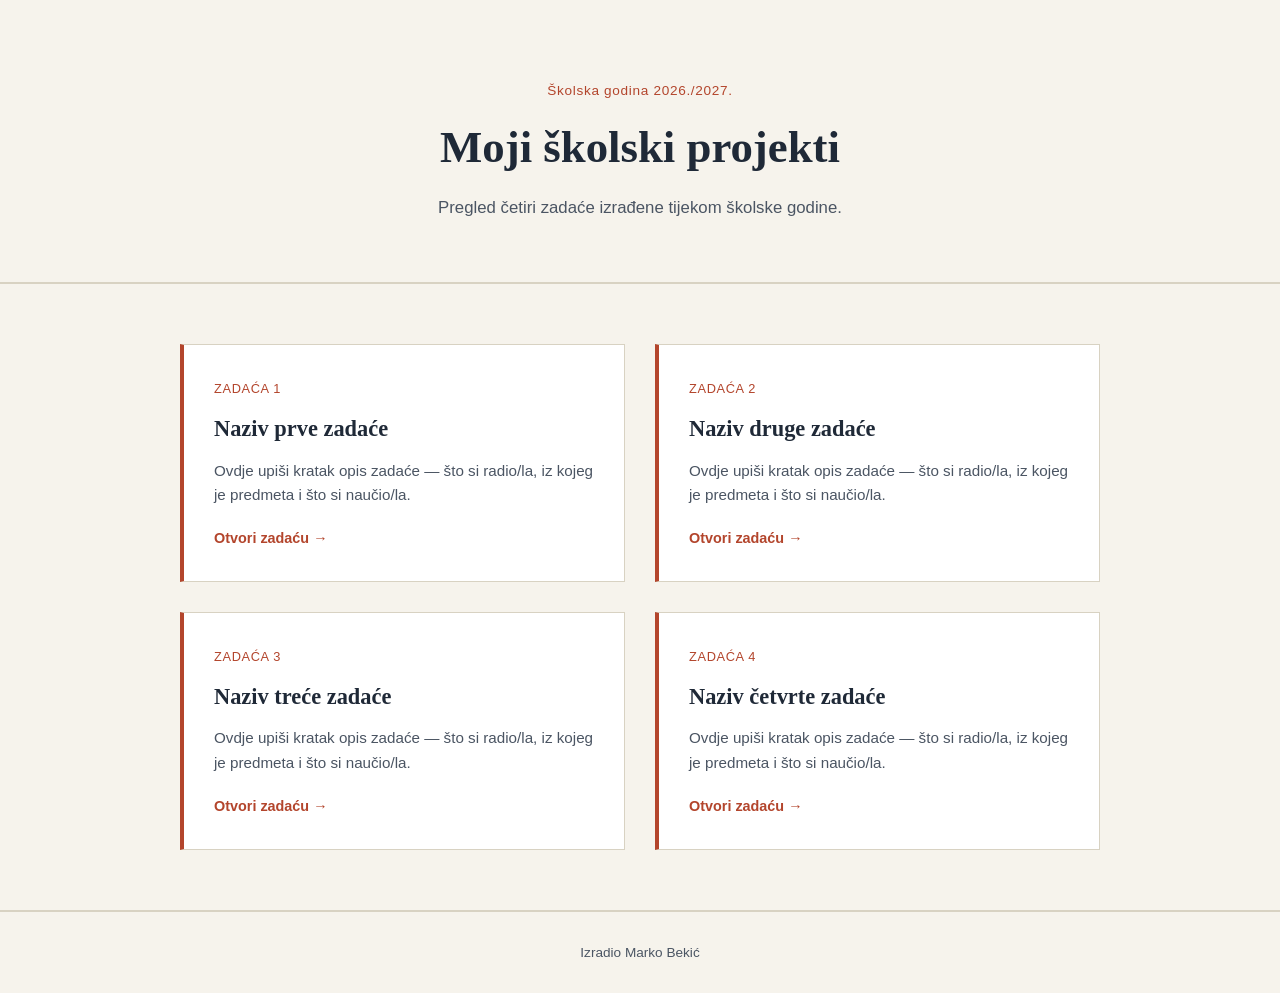
<file: index.html>
<!doctype html>
<html lang="hr">
  <head>
    <meta charset="UTF-8" />
    <meta name="viewport" content="width=device-width, initial-scale=1.0" />
    <title>Moji školski projekti</title>
    <link rel="stylesheet" href="style.css" />
  </head>
  <body>
    <header class="hero">
      <p class="hero-label">Školska godina 2026./2027.</p>
      <h1>Moji školski projekti</h1>
      <p class="hero-sub">
        Pregled četiri zadaće izrađene tijekom školske godine.
      </p>
    </header>

    <main class="zadace">
      <section class="kartica" id="zadaca-1">
        <span class="broj">Zadaća 1</span>
        <h2>Naziv prve zadaće</h2>
        <p>
          Ovdje upiši kratak opis zadaće — što si radio/la, iz kojeg je predmeta
          i što si naučio/la.
        </p>
        <a href="./zadace/zadaca1.html" class="link">Otvori zadaću →</a>
      </section>

      <section class="kartica" id="zadaca-2">
        <span class="broj">Zadaća 2</span>
        <h2>Naziv druge zadaće</h2>
        <p>
          Ovdje upiši kratak opis zadaće — što si radio/la, iz kojeg je predmeta
          i što si naučio/la.
        </p>
        <a href="#" class="link">Otvori zadaću →</a>
      </section>

      <section class="kartica" id="zadaca-3">
        <span class="broj">Zadaća 3</span>
        <h2>Naziv treće zadaće</h2>
        <p>
          Ovdje upiši kratak opis zadaće — što si radio/la, iz kojeg je predmeta
          i što si naučio/la.
        </p>
        <a href="#" class="link">Otvori zadaću →</a>
      </section>

      <section class="kartica" id="zadaca-4">
        <span class="broj">Zadaća 4</span>
        <h2>Naziv četvrte zadaće</h2>
        <p>
          Ovdje upiši kratak opis zadaće — što si radio/la, iz kojeg je predmeta
          i što si naučio/la.
        </p>
        <a href="#" class="link">Otvori zadaću →</a>
      </section>
    </main>

    <footer class="footer">
      <p>Izradio Marko Bekić</p>
    </footer>
  </body>
</html>
</file>
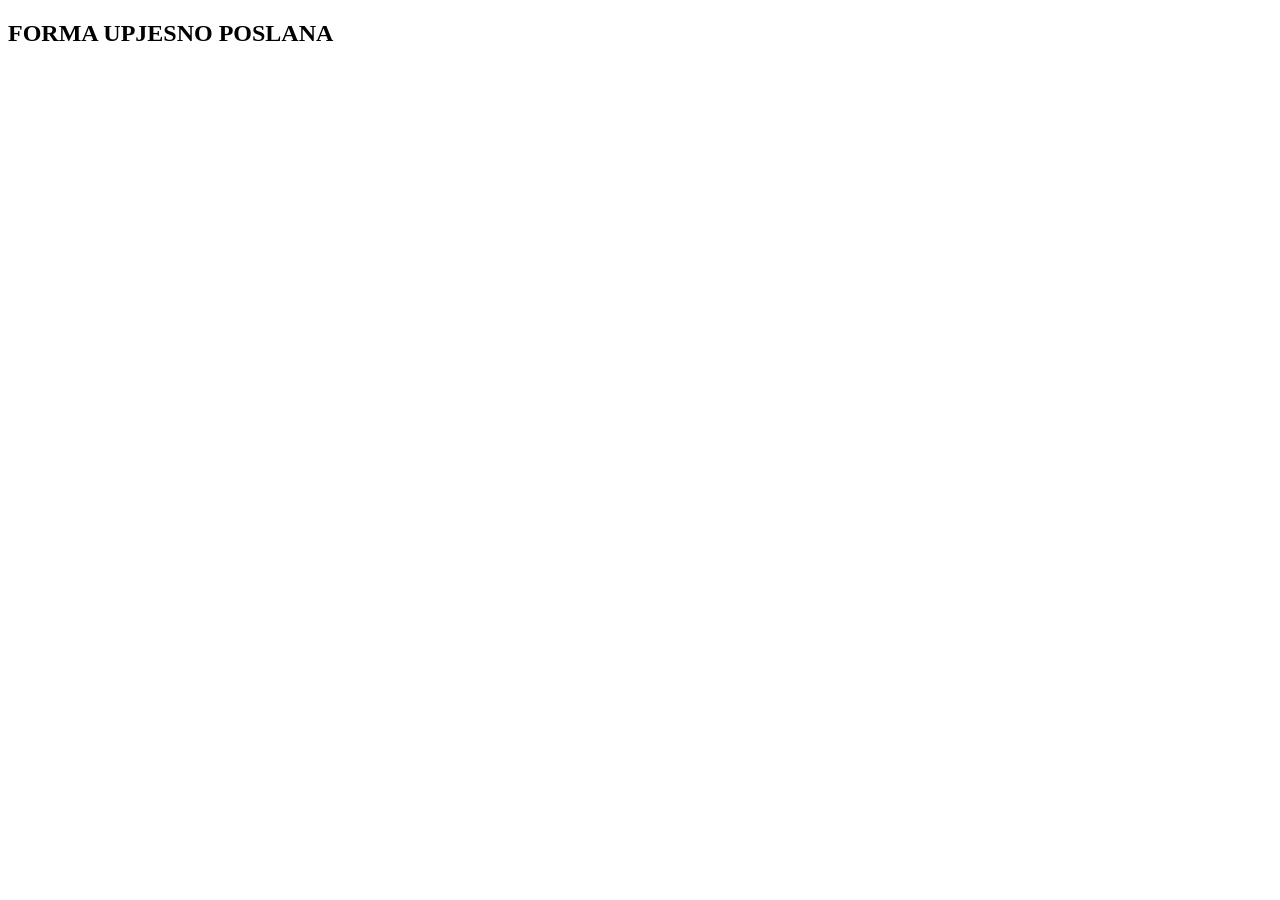
<file: forma.html>
<!DOCTYPE html>
<html lang="en">
<head>
    <meta charset="UTF-8">
    <meta name="viewport" content="width=device-width, initial-scale=1.0">
    <title>Document</title>
</head>
<body>
    <h2>FORMA UPJESNO POSLANA</h2>
    
</body>
</html>
</file>
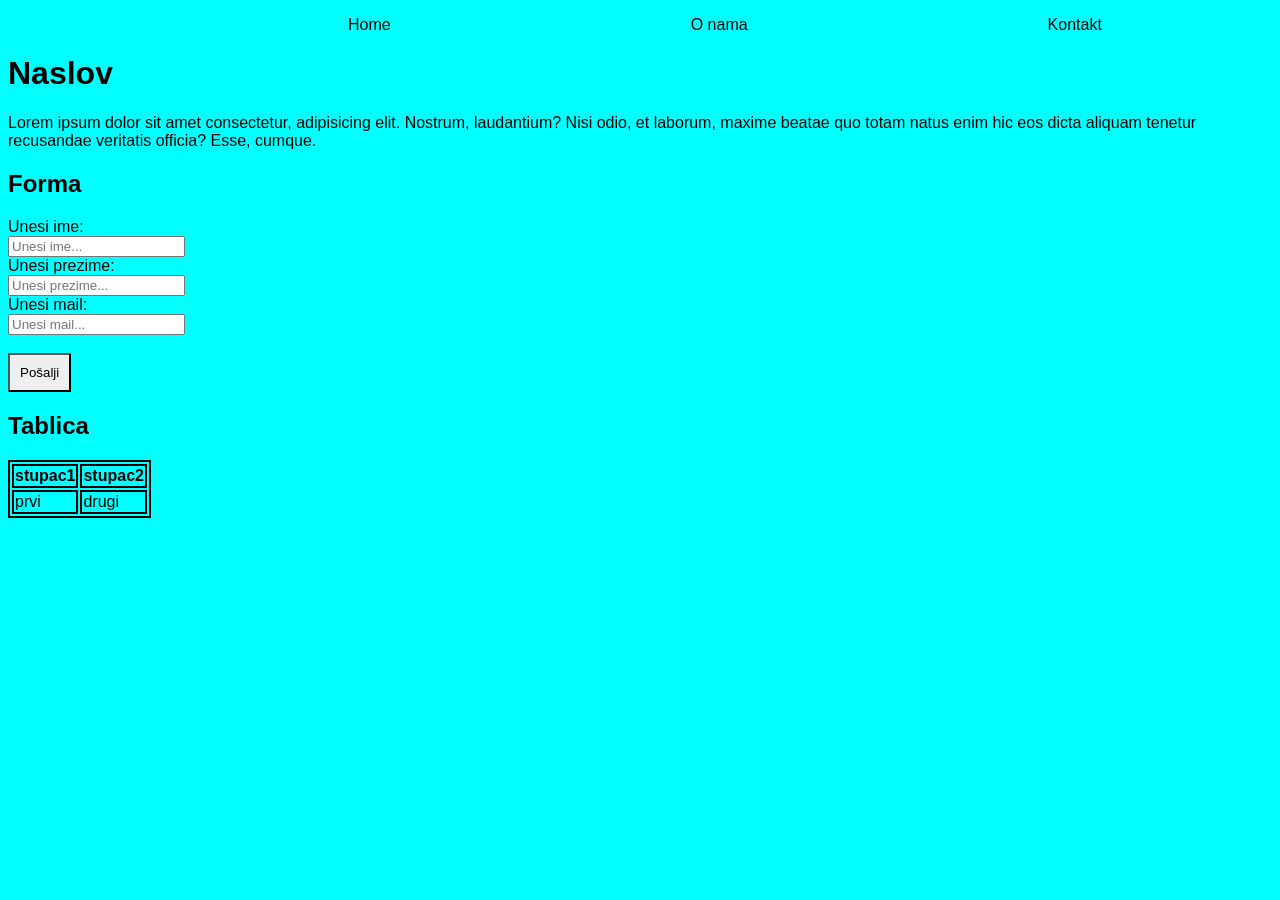
<file: ponavljanje.html>
<!doctype html>
<html lang="en">
  <head>
    <meta charset="UTF-8" />
    <meta name="viewport" content="width=device-width, initial-scale=1.0" />
    <link rel="stylesheet" href="./styles/style.css" />
    <title>Ponavljanje</title>
  </head>
  <body>
    <ul>
      <li>Home</li>
      <li>O nama</li>
      <li>Kontakt</li>
    </ul>

    <h1>Naslov</h1>
    <p>
      Lorem ipsum dolor sit amet consectetur, adipisicing elit. Nostrum,
      laudantium? Nisi odio, et laborum, maxime beatae quo totam natus enim hic
      eos dicta aliquam tenetur recusandae veritatis officia? Esse, cumque.
    </p>

    <h2>Forma</h2>

    <form action="#" method="get">
      <label for="name">Unesi ime:</label> <br />
      <input type="text" id="name" placeholder="Unesi ime..." required /> <br />

      <label for="prezime">Unesi prezime:</label> <br />
      <input type="text" id="prezime" placeholder="Unesi prezime..." /> <br />

      <label for="mail">Unesi mail:</label> <br />
      <input type="email" id="mail" placeholder="Unesi mail..." /> <br />

      <br />
      <input type="submit" value="Pošalji" />
    </form>

    <h2>Tablica</h2>
    <table>
      <tr>
        <th>stupac1</th>
        <th>stupac2</th>
      </tr>
      <tr>
        <td>prvi</td>
        <td>drugi</td>
      </tr>
    </table>
  </body>
</html>
</file>
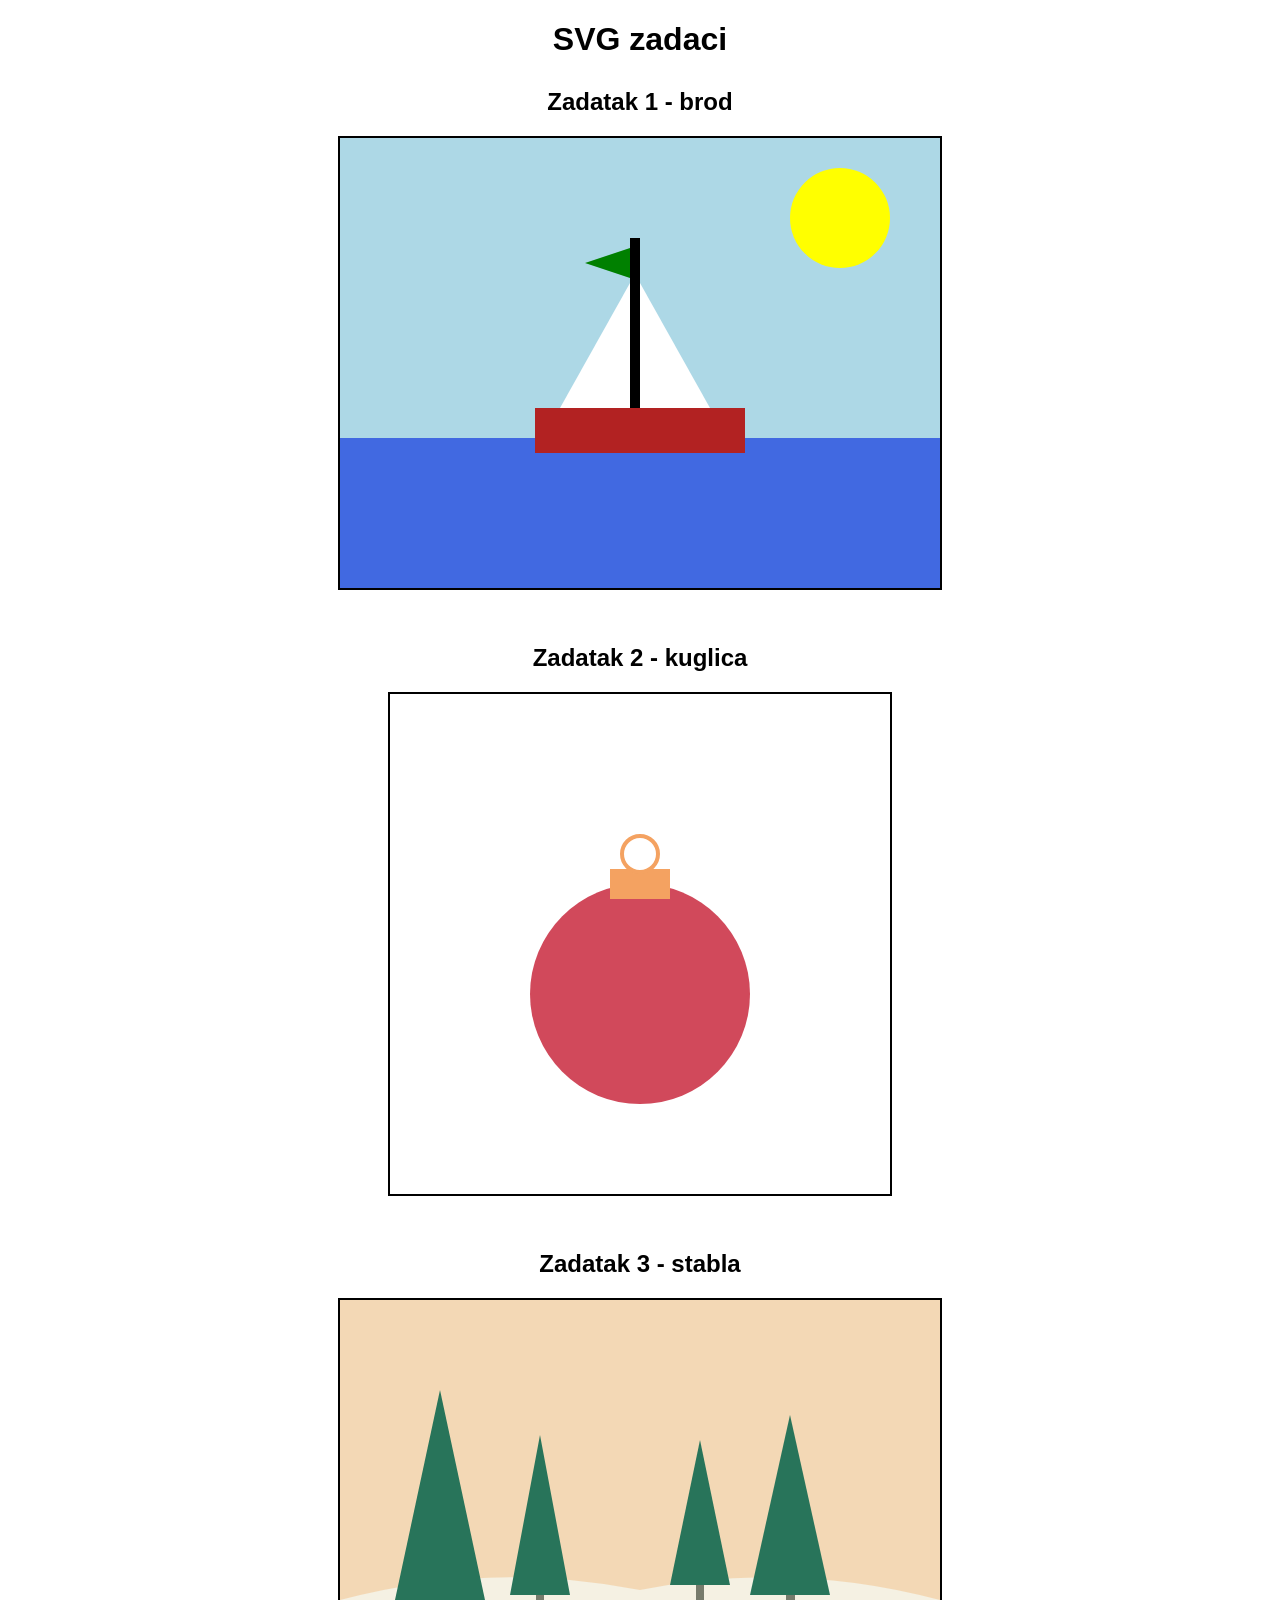
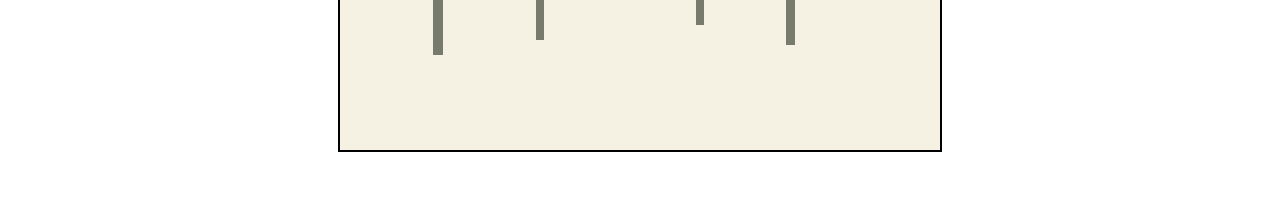
<file: SVG_zadatci.html>
<!doctype html>
<html lang="en">
  <head>
    <meta charset="UTF-8" />
    <meta name="viewport" content="width=device-width, initial-scale=1.0" />
    <title>SVG</title>
    <style>
      body {
        font-family: Arial, sans-serif;
        background-color: white;
        text-align: center;
      }

      h1 {
        margin-bottom: 30px;
      }

      .zadatak {
        margin-bottom: 50px;
      }

      svg {
        border: 2px solid black;
      }
    </style>
  </head>
  <body>
    <h1>SVG zadaci</h1>

    <div class="zadatak">
      <h2>Zadatak 1 - brod</h2>

      <svg width="600" height="450" viewBox="0 0 600 450">
       
        <rect x="0" y="0" width="600" height="300" fill="lightblue" />

        
        <rect x="0" y="300" width="600" height="150" fill="royalblue" />

        
        <circle cx="500" cy="80" r="50" fill="yellow" />

       
        <rect x="290" y="100" width="10" height="205" fill="black" />

        
        <polygon points="290,145 220,270 290,270" fill="white" />

       
        <polygon points="300,145 300,270 370,270" fill="white" />

        
        <polygon points="290,110 245,125 290,140" fill="green" />

       
        <rect x="195" y="270" width="210" height="45" fill="firebrick" />
      </svg>
    </div>

    <div class="zadatak">
      <h2>Zadatak 2 - kuglica</h2>

      <svg width="500" height="500" viewBox="0 0 500 500">
        
        <circle cx="250" cy="300" r="110" fill="#d1495b" />

        <rect x="220" y="175" width="60" height="30" fill="#f4a261" />

        
        <circle
          cx="250"
          cy="160"
          r="18"
          fill="white"
          stroke="#f4a261"
          stroke-width="4"
        />
      </svg>
    </div>
    <div class="zadatak">
      <h2>Zadatak 3 - stabla</h2>

      <svg width="600" height="450" viewBox="0 0 600 450">
        <rect x="0" y="0" width="600" height="450" fill="#f3d8b5" />

        <path
          d="M0 300
                   Q150 260 300 290
                   Q450 260 600 300
                   L600 450
                   L0 450 Z"
          fill="#f5f1e3"
        />

      
        <polygon points="100,90 55,300 145,300" fill="#28745a" />

        <rect x="93" y="300" width="10" height="55" fill="#777b6c" />

       
        <polygon points="200,135 170,295 230,295" fill="#28745a" />

        <rect x="196" y="295" width="8" height="45" fill="#777b6c" />

       
        <polygon points="360,140 330,285 390,285" fill="#28745a" />

        <rect x="356" y="285" width="8" height="40" fill="#777b6c" />

       
        <polygon points="450,115 410,295 490,295" fill="#28745a" />

        <rect x="446" y="295" width="9" height="50" fill="#777b6c" />
      </svg>
    </div>
    </svg>
  </body>
</html>
</file>
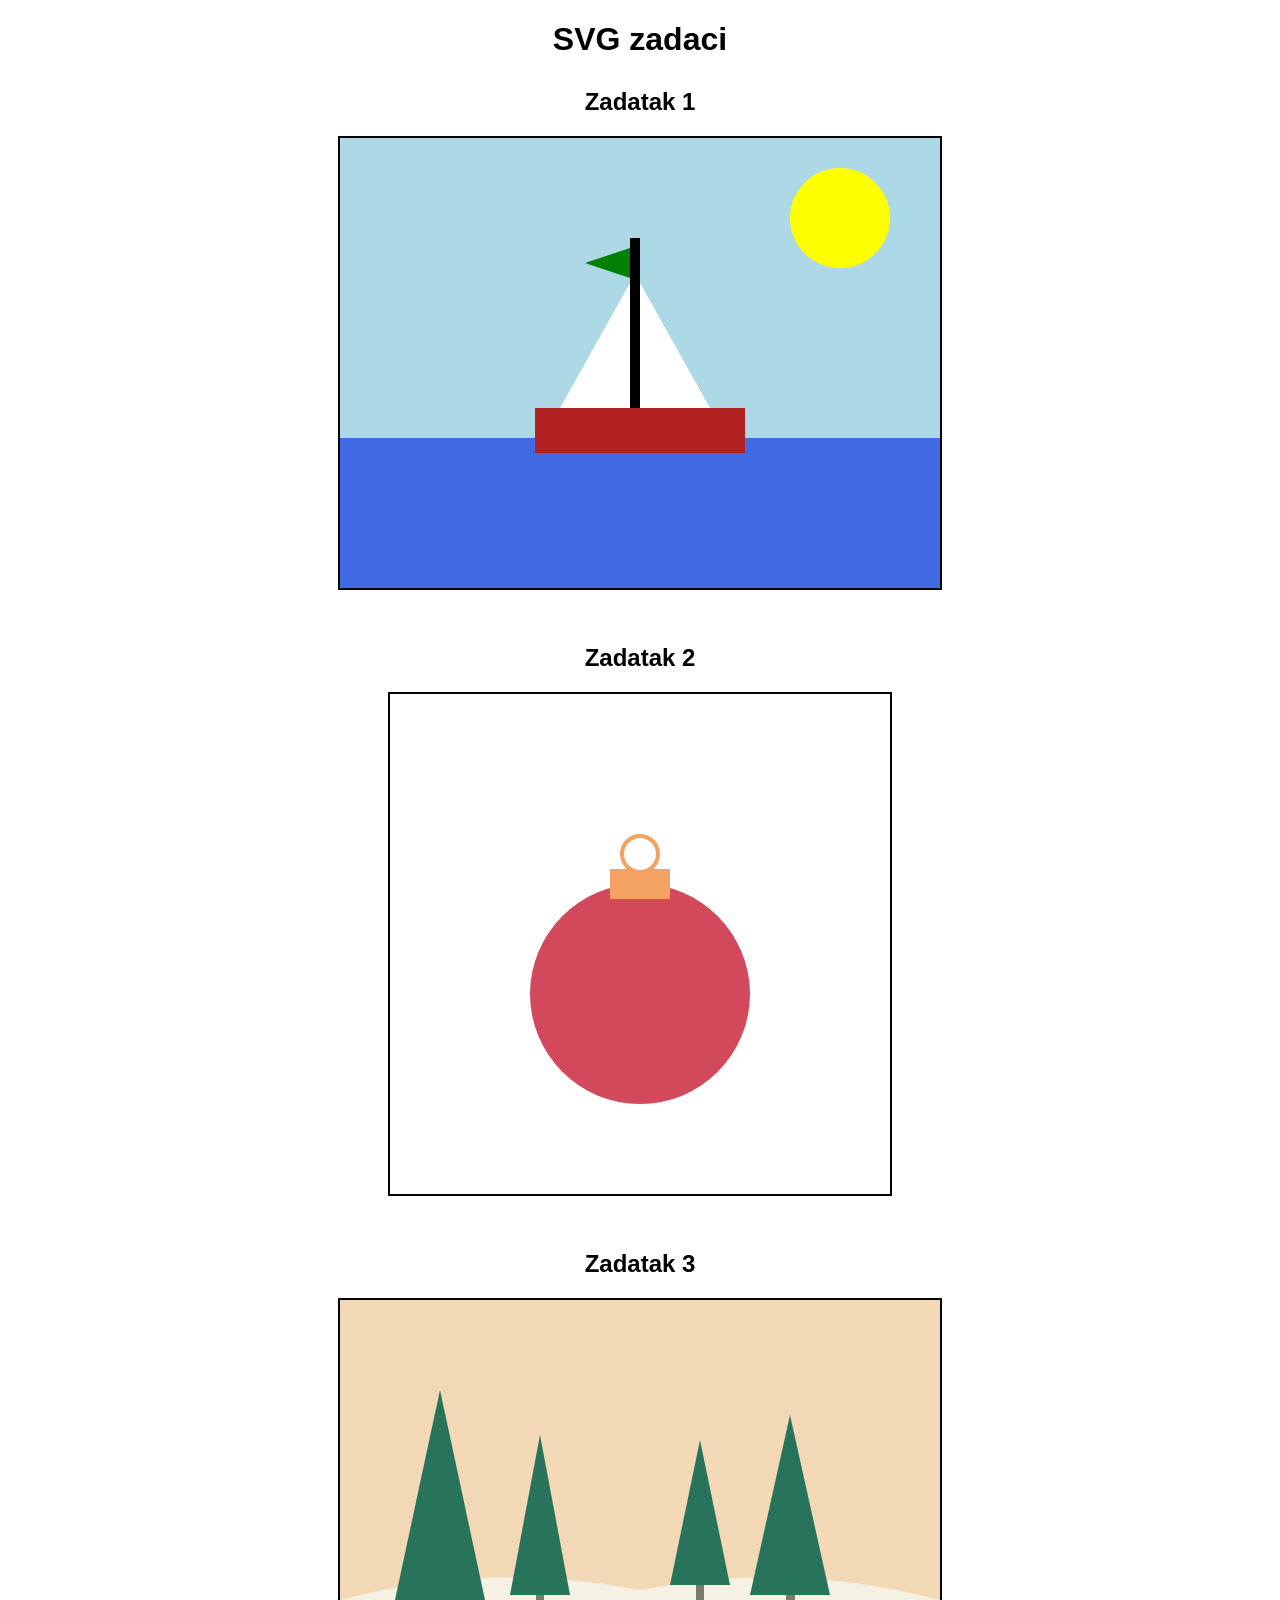
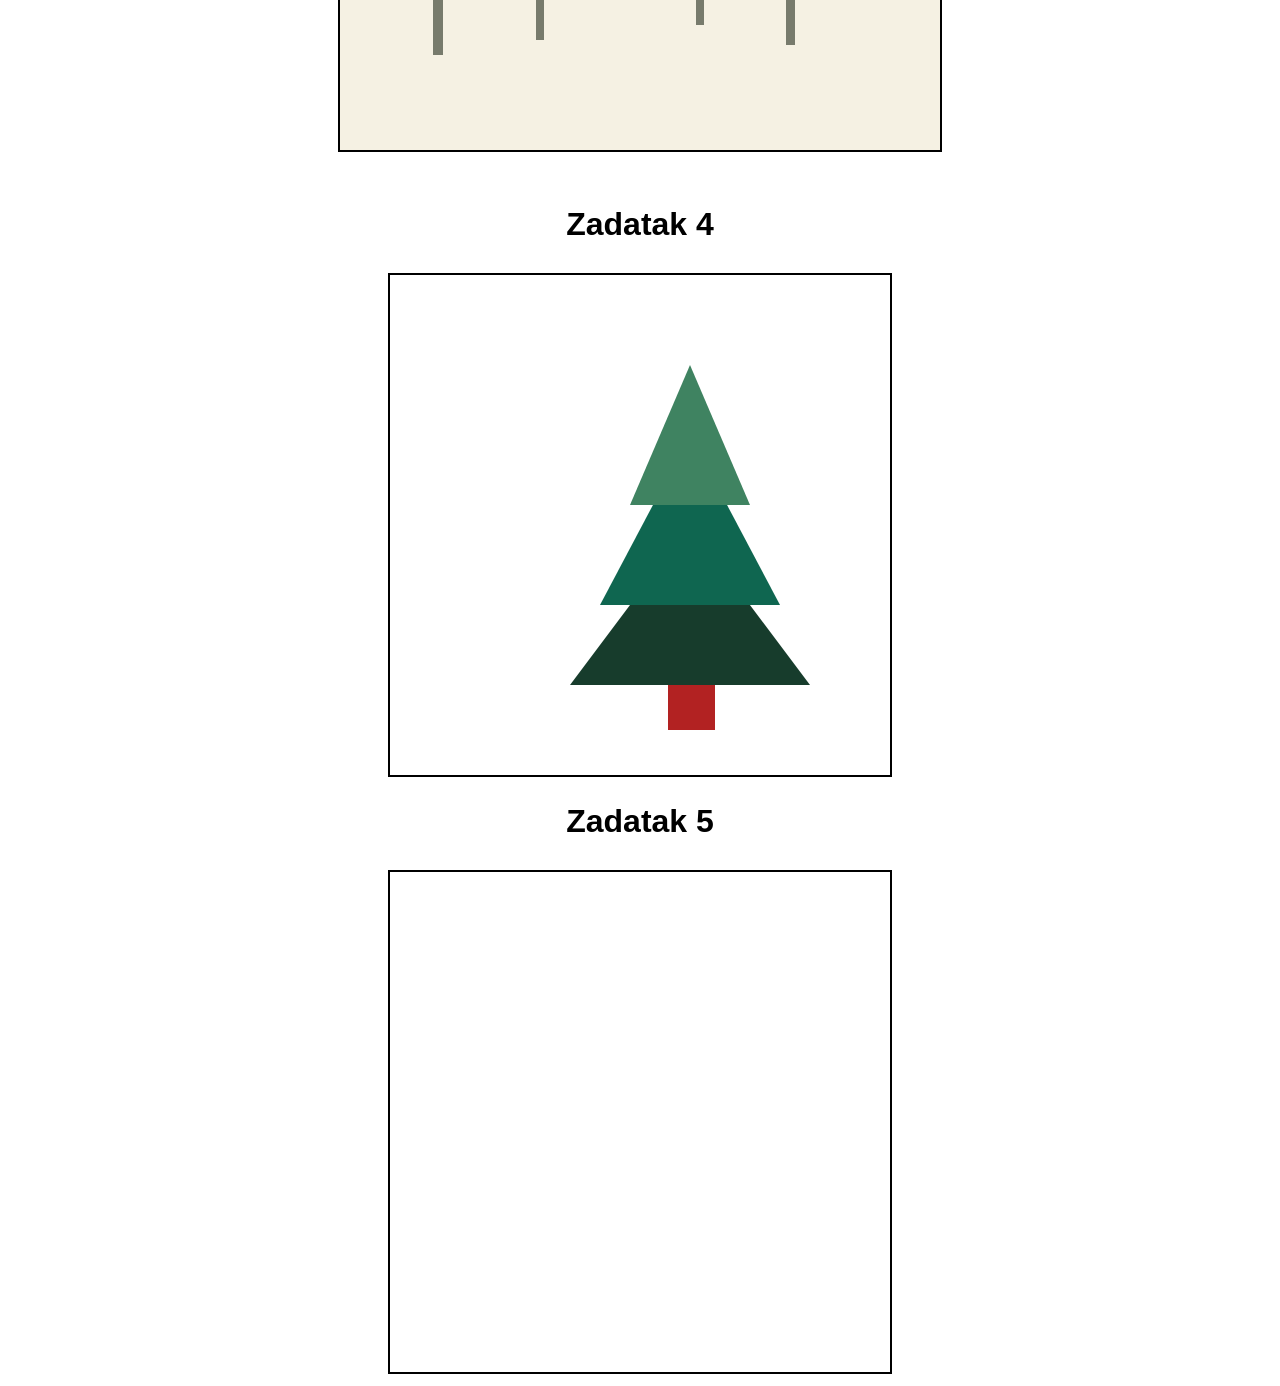
<file: zadatciSVG.html>
<!doctype html>
<html lang="en">
  <head>
    <meta charset="UTF-8" />
    <meta name="viewport" content="width=device-width, initial-scale=1.0" />
    <title>SVG</title>
    <style>
      body {
        font-family: Arial, sans-serif;
        background-color: white;
        text-align: center;
      }

      h1 {
        margin-bottom: 30px;
      }

      .zadatak {
        margin-bottom: 50px;
      }

      svg {
        border: 2px solid black;
      }
    </style>
  </head>
  <body>
    <h1>SVG zadaci</h1>

    <div class="zadatak">
      <h2>Zadatak 1</h2>

      <svg width="600" height="450" viewBox="0 0 600 450">
        <rect x="0" y="0" width="600" height="300" fill="lightblue" />

        <rect x="0" y="300" width="600" height="150" fill="royalblue" />

        <circle cx="500" cy="80" r="50" fill="yellow" />

        <rect x="290" y="100" width="10" height="205" fill="black" />

        <polygon points="290,145 220,270 290,270" fill="white" />

        <polygon points="300,145 300,270 370,270" fill="white" />

        <polygon points="290,110 245,125 290,140" fill="green" />

        <rect x="195" y="270" width="210" height="45" fill="firebrick" />
      </svg>
    </div>

    <div class="zadatak">
      <h2>Zadatak 2</h2>

      <svg width="500" height="500" viewBox="0 0 500 500">
        <circle cx="250" cy="300" r="110" fill="#d1495b" />

        <rect x="220" y="175" width="60" height="30" fill="#f4a261" />

        <circle
          cx="250"
          cy="160"
          r="18"
          fill="white"
          stroke="#f4a261"
          stroke-width="4"
        />
      </svg>
    </div>
    <div class="zadatak">
      <h2>Zadatak 3</h2>

      <svg width="600" height="450" viewBox="0 0 600 450">
        <rect x="0" y="0" width="600" height="450" fill="#f3d8b5" />

        <path
          d="M0 300
                   Q150 260 300 290
                   Q450 260 600 300
                   L600 450
                   L0 450 Z"
          fill="#f5f1e3"
        />

        <
        <polygon points="100,90 55,300 145,300" fill="#28745a" />

        <rect x="93" y="300" width="10" height="55" fill="#777b6c" />

        <polygon points="200,135 170,295 230,295" fill="#28745a" />

        <rect x="196" y="295" width="8" height="45" fill="#777b6c" />

        <polygon points="360,140 330,285 390,285" fill="#28745a" />

        <rect x="356" y="285" width="8" height="40" fill="#777b6c" />

        <polygon points="450,115 410,295 490,295" fill="#28745a" />

        <rect x="446" y="295" width="9" height="50" fill="#777b6c" />
      </svg>
    </div>

    <h1>Zadatak 4</h1>
    <svg width="500" height="500">
      <polygon points="300,250 180,410 420,410" fill="#173c2c" />
      <polygon points="300,160 210,330 390,330" fill="#0f6650" />
      <polygon points="300,90 240,230 360,230" fill="#3f8361" />
      <rect x="278" y="410" width="47" height="45" fill="firebrick" />
    </svg>
    <h1>Zadatak 5</h1>
    <svg width="500" height="500">
      <polygon points=""></polygon>
    </svg>
  </body>
</html>
</file>
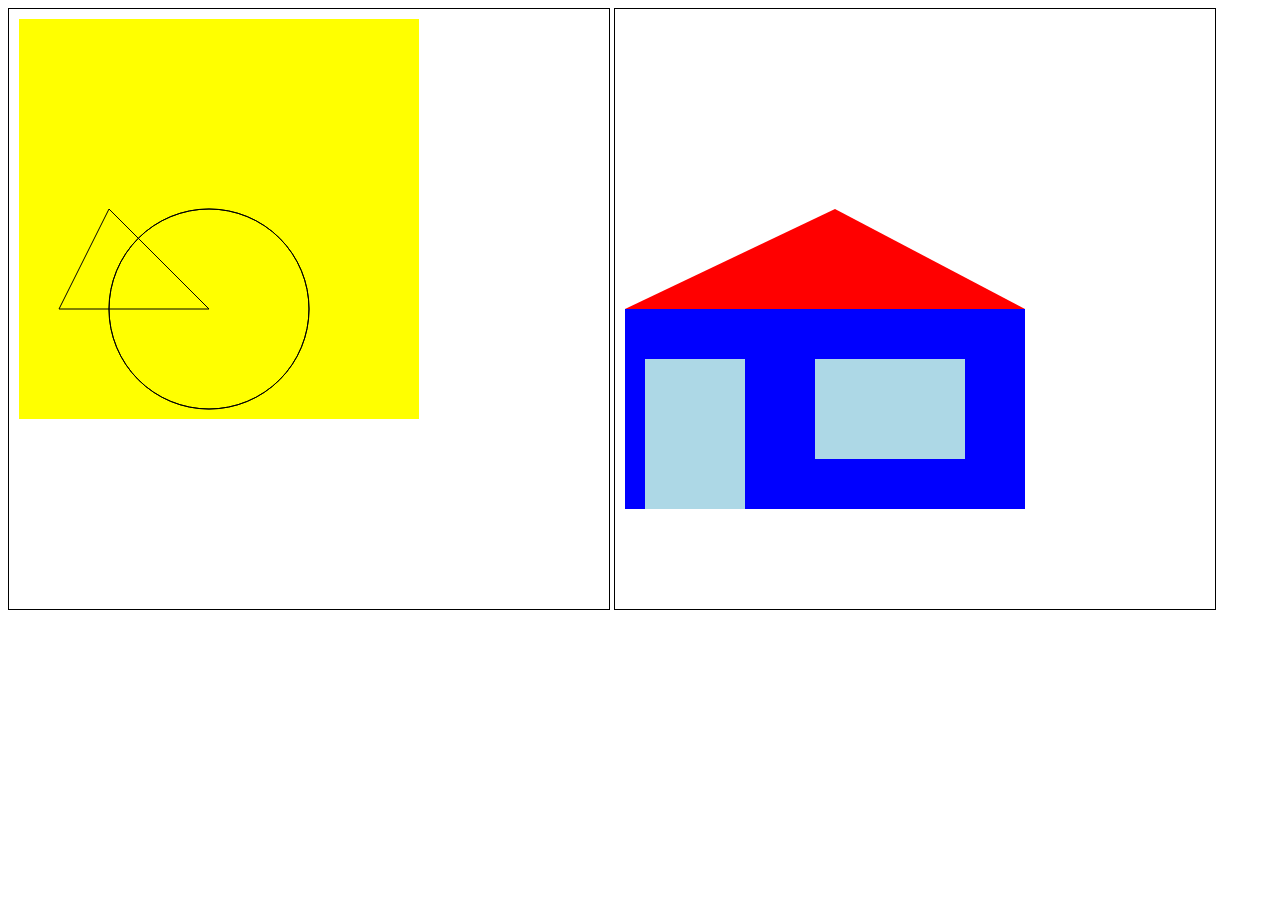
<file: canvas/canvas.html>
<!doctype html>
<html lang="en">
  <head>
    <meta charset="UTF-8" />
    <meta name="viewport" content="width=device-width, initial-scale=1.0" />
    <title>Document</title>
  </head>
  <body>
    <canvas
      id="myCanvas"
      width="600"
      height="600"
      style="border: 1px solid black"
    ></canvas>

    <script>
      let c = document.getElementById("myCanvas");
      let ctx = c.getContext("2d");

      //pravokutnik
      ctx.beginPath();
      ctx.rect(10, 10, 400, 400);
      ctx.fillStyle = "yellow";
      ctx.fill();

      //krug
      ctx.beginPath();
      ctx.arc(200, 300, 100, 0, 2 * Math.PI);
      ctx.stroke();

      //lajne
      ctx.moveTo(100, 200);
      ctx.lineTo(200, 300);
      ctx.lineTo(50, 300);
      ctx.lineTo(100, 200);
      ctx.stroke();
    </script>

    <canvas
      id="myCanvas1"
      width="600"
      height="600"
      style="border: 1px solid black"
    ></canvas>

    <script>
      let c1 = document.getElementById("myCanvas1");
      let ctx1 = c1.getContext("2d");

      //pravokutnik
      ctx1.beginPath();
      ctx1.rect(10, 300, 400, 200);
      ctx1.fillStyle = "blue";
      ctx1.fill();

      ctx1.beginPath();
      ctx1.rect(30, 350, 100, 150);
      ctx1.fillStyle = "lightblue";
      ctx1.fill();

      ctx1.beginPath();
      ctx1.rect(200, 350, 150, 100);
      ctx1.fillStyle = "lightblue";
      ctx1.fill();

      ctx1.beginPath();
      ctx1.moveTo(10, 300);
      ctx1.lineTo(220, 200);
      ctx1.lineTo(410, 300);
      ctx1.fillStyle = "red";
      ctx1.fill();
    </script>
  </body>
</html>
</file>
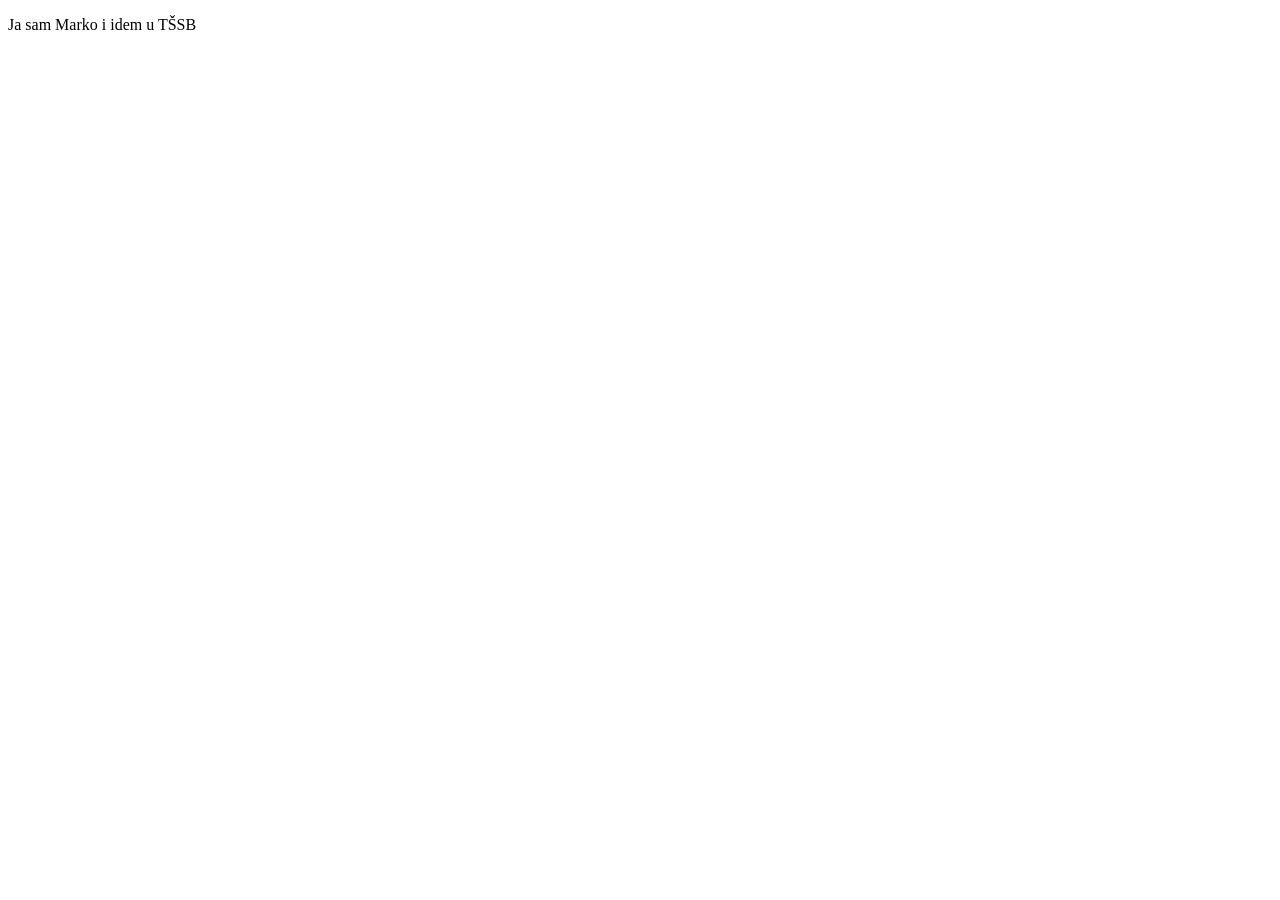
<file: JS_DOM/zadatak2.html>
<!doctype html>
<html lang="en">
  <head>
    <meta charset="UTF-8" />
    <meta name="viewport" content="width=device-width, initial-scale=1.0" />
    <title>Document</title>
  </head>
  <body>
    <p id="opis">
      lMIASDHAIDHADUIHASDIHASIDHASDIAHSDIASDHASDIADJASIDJSI JDISAJDIASJDIASDJAI
      JISDSJIDASDJASIDJAISDAJSDA
    </p>

    <script>
      const paragraf = document.getElementById("opis");
      paragraf.textContent = "Ja sam Marko i idem u TŠSB";
    </script>
  </body>
</html>
</file>
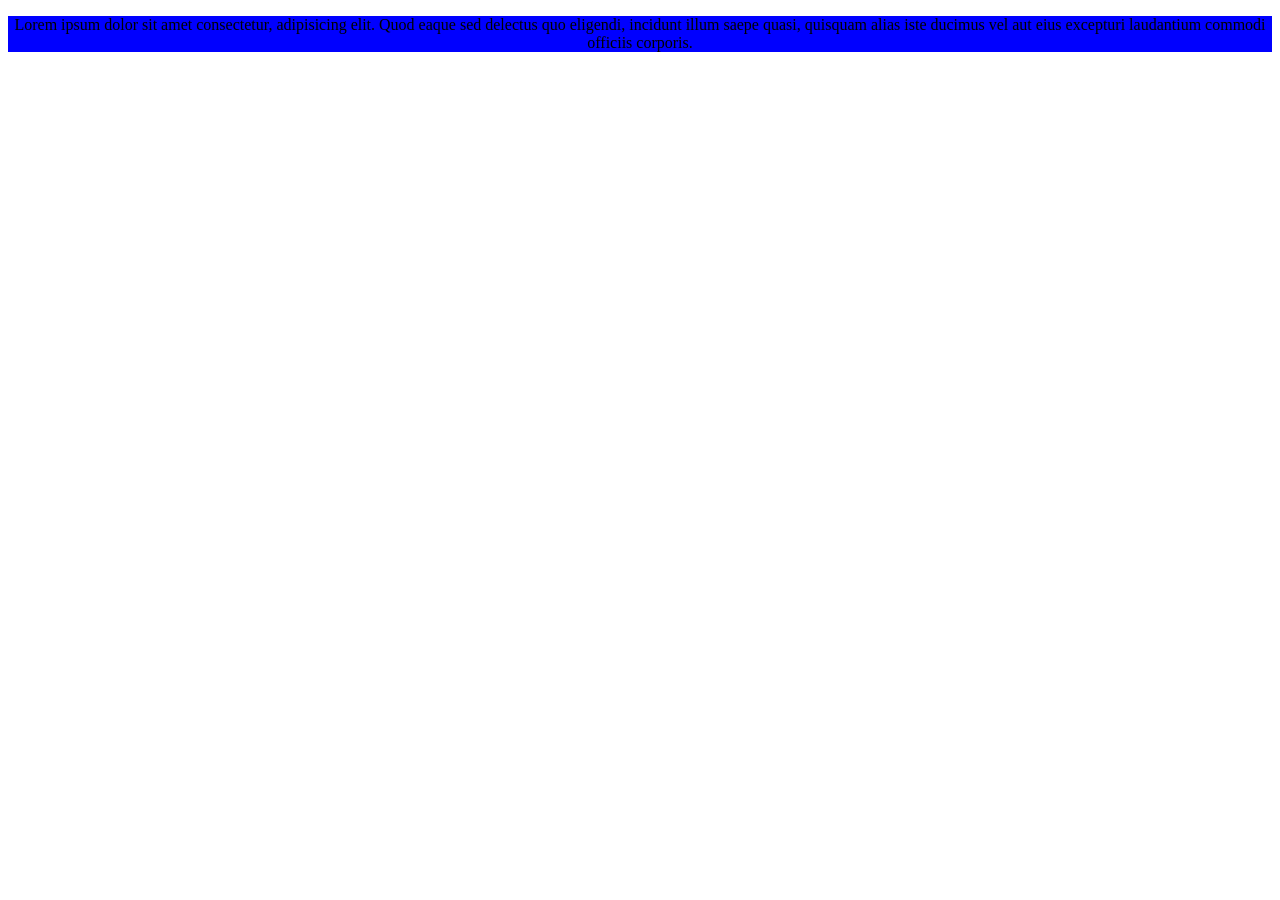
<file: JS_DOM/zadatak4.html>
<!doctype html>
<html lang="en">
  <head>
    <meta charset="UTF-8" />
    <meta name="viewport" content="width=device-width, initial-scale=1.0" />
    <title>Document</title>
  </head>
  <body>
    <p id="odlomak">
      Lorem ipsum dolor sit amet consectetur, adipisicing elit. Quod eaque sed
      delectus quo eligendi, incidunt illum saepe quasi, quisquam alias iste
      ducimus vel aut eius excepturi laudantium commodi officiis corporis.
    </p>

    <script>
      const paragraf = document.getElementById("odlomak");
      paragraf.style.backgroundColor = "blue";
      paragraf.style.padding = "20";
      paragraf.style.textAlign = "Center";
    </script>
  </body>
</html>
</file>
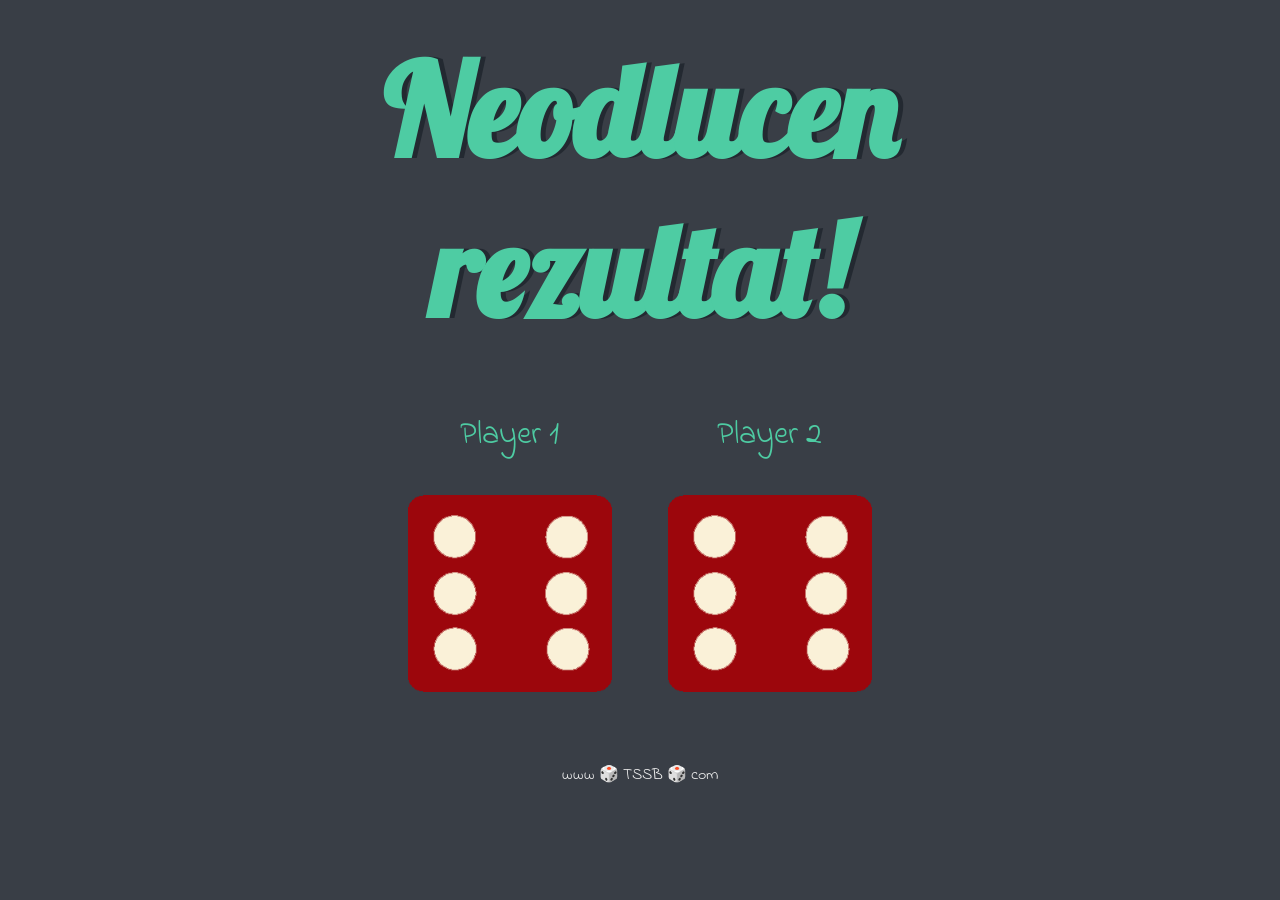
<file: kockice/kockice.html>
<!doctype html>
<html lang="en" dir="ltr">
  <head>
    <meta charset="utf-8" />
    <title>Dicee</title>
    <link rel="stylesheet" href="styles.css" />
    <link
      href="https://fonts.googleapis.com/css?family=Indie+Flower|Lobster"
      rel="stylesheet"
    />
  </head>
  <body>
    <div class="container">
      <h1>Refresh Me</h1>

      <div class="dice">
        <p>Player 1</p>
        <img class="img1" src="./images/dice6.png" />
      </div>

      <div class="dice">
        <p>Player 2</p>
        <img class="img2" src="./images/dice6.png" />
      </div>
    </div>

    <footer>www 🎲 TSSB 🎲 com</footer>
    <script src="./index.js"></script>
  </body>
</html>
</file>
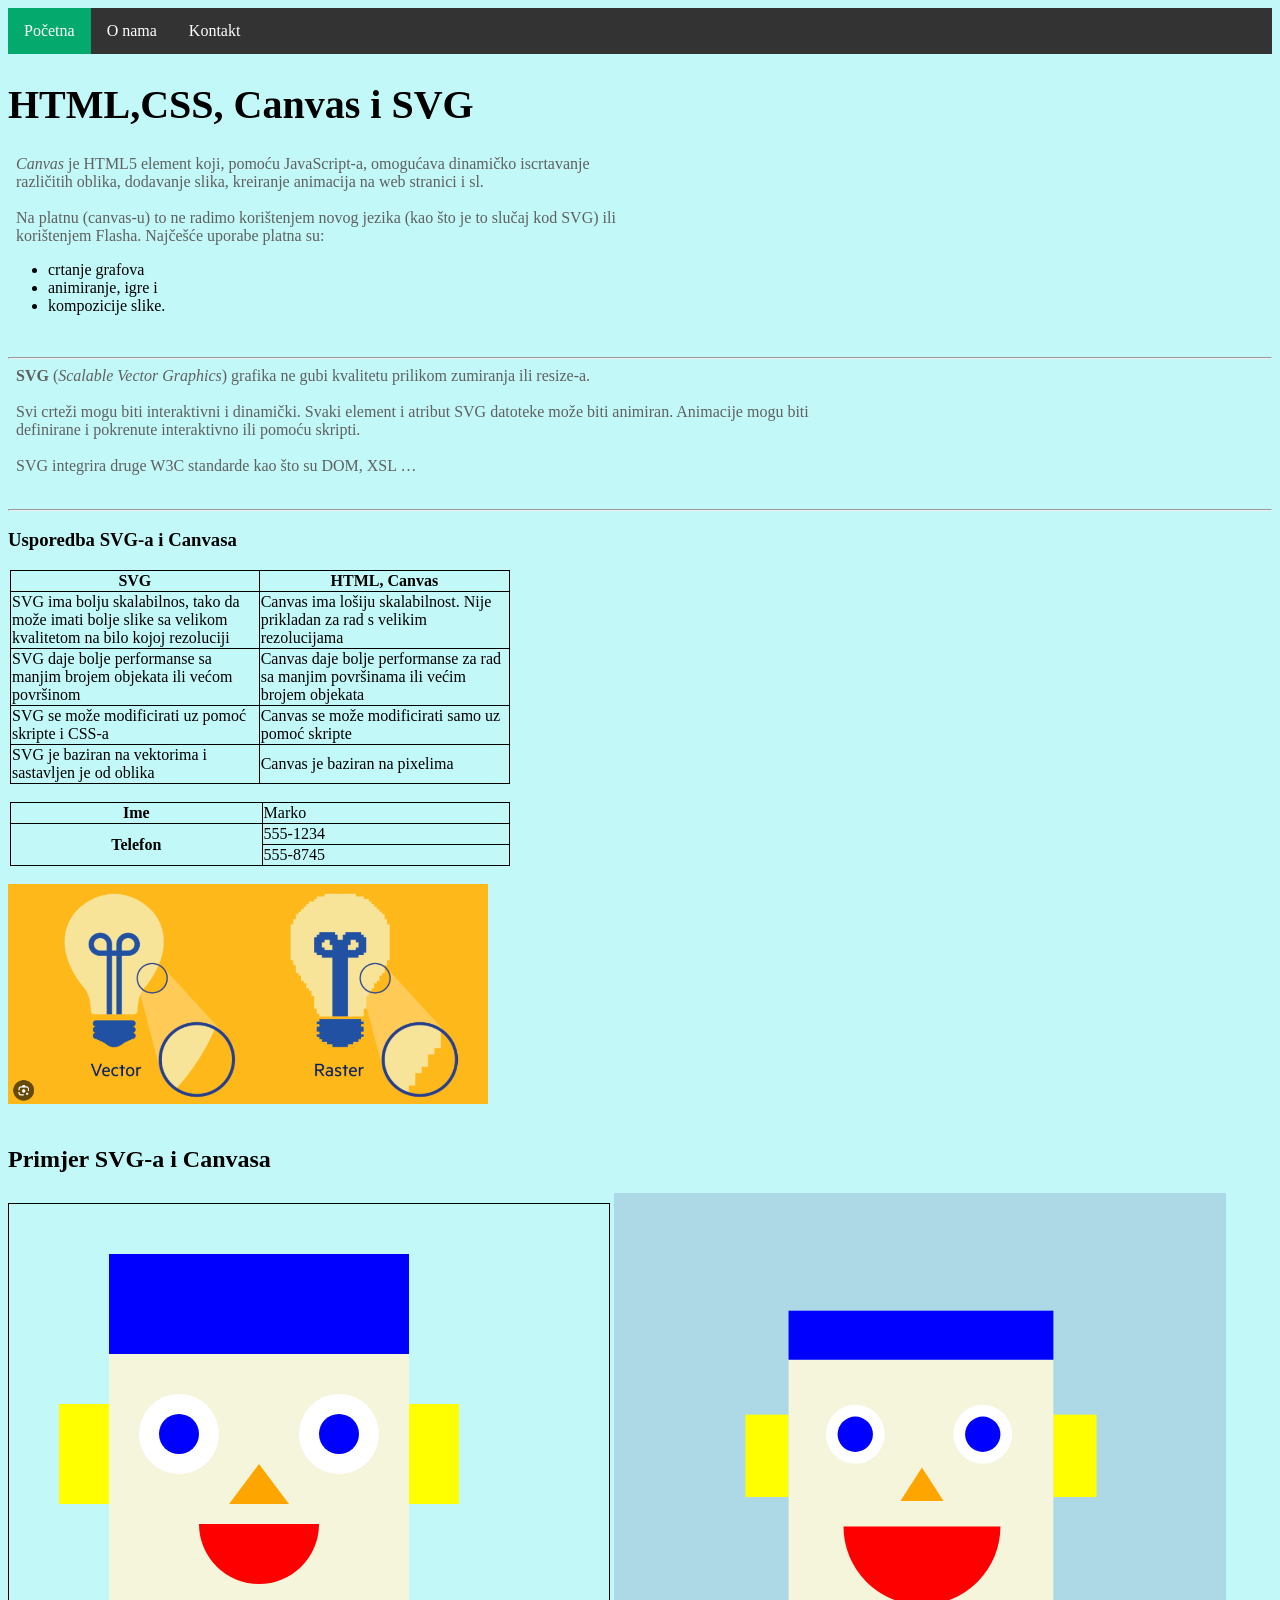
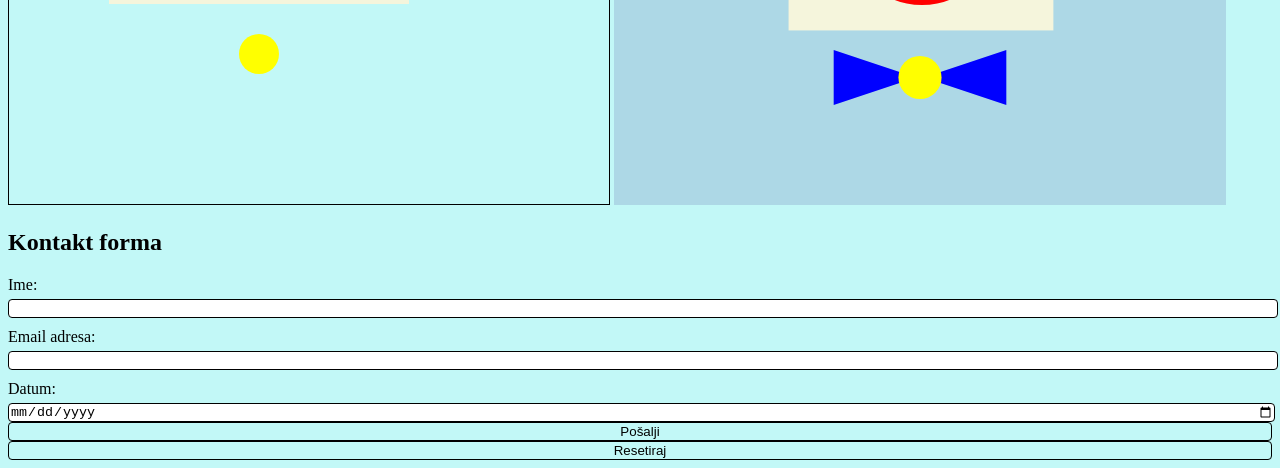
<file: zadace/zadaca1.html>
<!doctype html>
<html lang="en">
  <head>
    <meta charset="UTF-8" />
    <meta name="viewport" content="width=device-width, initial-scale=1.0" />
    <link rel="stylesheet" href="../zadaca1.css" />
    <title>Skriptni jezici</title>
  </head>
  <body>
    <ul class="header">
      <li><a class="active" href="./pocetna.html">Početna</a></li>
      <li><a href="./onama.html">O nama</a></li>
      <li><a href="./kontakt.html">Kontakt</a></li>
    </ul>

    <h1>HTML,CSS, Canvas i SVG</h1>

    <p>
      <i>Canvas</i> je HTML5 element koji, pomoću JavaScript-a, omogućava
      dinamičko iscrtavanje <br />različitih oblika, dodavanje slika, kreiranje
      animacija na web stranici i sl. <br />
      <br />
      Na platnu (canvas-u) to ne radimo korištenjem novog jezika (kao što je to
      slučaj kod SVG) ili <br />
      korištenjem Flasha. Najčešće uporabe platna su:
    </p>
    <ul>
      <li>crtanje grafova</li>
      <li>animiranje, igre i</li>
      <li>kompozicije slike.</li>
    </ul>
    <br />
    <hr />
    <p>
      <strong>SVG</strong>
      (<i>Scalable Vector Graphics</i>) grafika ne gubi kvalitetu prilikom
      zumiranja ili resize-a. <br />
      <br />
      Svi crteži mogu biti interaktivni i dinamički. Svaki element i atribut SVG
      datoteke može biti animiran. Animacije mogu biti <br />
      definirane i pokrenute interaktivno ili pomoću skripti. <br /><br />
      SVG integrira druge W3C standarde kao što su DOM, XSL …
    </p>
    <br />

    <hr />

    <h3><strong>Usporedba SVG-a i Canvasa</strong></h3>

    <table>
      <tr>
        <th>SVG</th>
        <th>HTML, Canvas</th>
      </tr>
      <tr>
        <td>
          SVG ima bolju skalabilnos, tako da može imati bolje slike sa velikom
          kvalitetom na bilo kojoj rezoluciji
        </td>
        <td>
          Canvas ima lošiju skalabilnost. Nije prikladan za rad s velikim
          rezolucijama
        </td>
      </tr>
      <tr>
        <td>
          SVG daje bolje performanse sa manjim brojem objekata ili većom
          površinom
        </td>
        <td>
          Canvas daje bolje performanse za rad sa manjim površinama ili većim
          brojem objekata
        </td>
      </tr>
      <tr>
        <td>SVG se može modificirati uz pomoć skripte i CSS-a</td>
        <td>Canvas se može modificirati samo uz pomoć skripte</td>
      </tr>
      <tr>
        <td>SVG je baziran na vektorima i sastavljen je od oblika</td>
        <td>Canvas je baziran na pixelima</td>
      </tr>
    </table>

    <br />
    <table class="tablica">
      <tr>
        <th>Ime</th>
        <td>Marko</td>
      </tr>
      <tr>
        <th rowspan="2"><strong>Telefon</strong></th>
        <td>555-1234</td>
      </tr>
      <tr>
        <td>555-8745</td>
      </tr>
    </table>

    <br />
    <img src="./slika.png" alt="slika" />
    <br />
    <br />

    <h2>Primjer SVG-a i Canvasa</h2>

    <canvas
      id="myCanvas1"
      width="600"
      height="600"
      style="border: 1px solid black"
    ></canvas>

    <script>
      let c1 = document.getElementById("myCanvas1");
      let ctx1 = c1.getContext("2d");

      //pravokutnik
      ctx1.beginPath();
      ctx1.rect(100, 100, 300, 300);
      ctx1.fillStyle = "beige";
      ctx1.fill();

      ctx1.beginPath();
      ctx1.rect(100, 50, 300, 100);
      ctx1.fillStyle = "blue";
      ctx1.fill();

      ctx1.beginPath();
      ctx1.rect(50, 200, 50, 100);
      ctx1.fillStyle = "yellow";
      ctx1.fill();

      ctx1.beginPath();
      ctx1.rect(400, 200, 50, 100);
      ctx1.fillStyle = "yellow";
      ctx1.fill();

      ctx1.beginPath();
      ctx1.arc(170, 230, 40, 0, 2 * Math.PI);
      ctx1.fillStyle = "white";
      ctx1.fill();

      ctx1.beginPath();
      ctx1.arc(330, 230, 40, 0, 2 * Math.PI);
      ctx1.fillStyle = "white";
      ctx1.fill();

      ctx1.beginPath();
      ctx1.arc(170, 230, 20, 0, 2 * Math.PI);
      ctx1.fillStyle = "blue";
      ctx1.fill();

      ctx1.beginPath();
      ctx1.arc(330, 230, 20, 0, 2 * Math.PI);
      ctx1.fillStyle = "blue";
      ctx1.fill();

      ctx1.beginPath();
      ctx1.arc(250, 320, 60, 0, 1 * Math.PI);
      ctx1.fillStyle = "red";
      ctx1.fill();

      ctx1.beginPath();
      ctx1.arc(250, 450, 20, 0, 2 * Math.PI);
      ctx1.fillStyle = "yellow";
      ctx1.fill();

      ctx1.beginPath();
      ctx1.moveTo(220, 300);
      ctx1.lineTo(250, 260);
      ctx1.lineTo(280, 300);
      ctx1.fillStyle = "orange";
      ctx1.fill();
    </script>

    <svg width="612" height="612" viewBox="0 0 312 312">
  <rect width="312" height="312" fill="lightblue"/>
  <rect x="67" y="113" width="22" height="42" fill="yellow"/>
  <rect x="224" y="113" width="22" height="42" fill="yellow"/>
  <rect x="89" y="85" width="135" height="138" fill="beige"/>
  <rect x="89" y="60" width="135" height="25" fill="blue"/>
  <circle cx="123" cy="123" r="15" fill="white"/>
  <circle cx="123" cy="123" r="9" fill="blue"/>
   <circle cx="188" cy="123" r="15" fill="white"/>
  <circle cx="188" cy="123" r="9" fill="blue"/>
  <polygon points="157,140 146,157 168,157" fill="orange"/>
  <path d="M117 170 A40 40 0 0 0 197 170 Z" fill="red"/>
  <polygon points="112,233 112,261 154,247" fill="blue"/>
  <polygon points="200,233 200,261 158,247" fill="blue"/>
  <circle cx="156" cy="247" r="11" fill="yellow"/>
</svg>


<h2>Kontakt forma</h2>

<form action="../forma.html" method="get">
  <label for="ime">Ime:</label>
  <input type="text" id="ime" name="ime" >

  <label for="email">Email adresa:</label>
  <input type="email" id="email" name="email" >

  <label for="datum">Datum:</label>
  <input type="date" id="datum" name="datum" >

  <button type="submit">Pošalji</button>
  <br>
  <button type="reset">Resetiraj</button>
</form>




  </body>
</html>
</file>
<file: style.css>
/* ===== Osnovne postavke ===== */
:root {
  --papir: #f6f3ec;
  --tinta: #1f2937;
  --tinta-svijetla: #4b5563;
  --naglasak: #b3452c;
  --linija: #d8d2c2;
  --kartica-bg: #ffffff;
}

* {
  box-sizing: border-box;
  margin: 0;
  padding: 0;
}

body {
  background: var(--papir);
  color: var(--tinta);
  font-family: "Georgia", "Times New Roman", serif;
  line-height: 1.6;
}

/* ===== Hero / naslovna sekcija ===== */
.hero {
  text-align: center;
  padding: 80px 20px 60px;
  border-bottom: 2px solid var(--linija);
}

.hero-label {
  font-family: "Trebuchet MS", sans-serif;
  font-size: 0.85rem;
  color: var(--naglasak);
  letter-spacing: 0.05em;
  margin-bottom: 10px;
}

.hero h1 {
  font-size: 2.8rem;
  font-weight: 700;
  color: var(--tinta);
  margin-bottom: 12px;
}

.hero-sub {
  font-family: "Trebuchet MS", sans-serif;
  color: var(--tinta-svijetla);
  font-size: 1.05rem;
  max-width: 500px;
  margin: 0 auto;
}

/* ===== Sekcija sa zadaćama ===== */
.zadace {
  max-width: 960px;
  margin: 0 auto;
  padding: 60px 20px;
  display: grid;
  grid-template-columns: repeat(2, 1fr);
  gap: 30px;
}

.kartica {
  background: var(--kartica-bg);
  border: 1px solid var(--linija);
  border-left: 4px solid var(--naglasak);
  padding: 30px;
  transition:
    transform 0.2s ease,
    box-shadow 0.2s ease;
}

.kartica:hover {
  transform: translateY(-4px);
  box-shadow: 0 10px 25px rgba(0, 0, 0, 0.08);
}

.broj {
  font-family: "Trebuchet MS", sans-serif;
  font-size: 0.8rem;
  color: var(--naglasak);
  text-transform: uppercase;
  letter-spacing: 0.05em;
}

.kartica h2 {
  font-size: 1.4rem;
  margin: 10px 0 12px;
  color: var(--tinta);
}

.kartica p {
  font-family: "Trebuchet MS", sans-serif;
  font-size: 0.95rem;
  color: var(--tinta-svijetla);
  margin-bottom: 18px;
}

.link {
  font-family: "Trebuchet MS", sans-serif;
  font-size: 0.9rem;
  color: var(--naglasak);
  text-decoration: none;
  font-weight: bold;
}

.link:hover {
  text-decoration: underline;
}

/* ===== Podnožje ===== */
.footer {
  text-align: center;
  padding: 30px 20px;
  font-family: "Trebuchet MS", sans-serif;
  font-size: 0.85rem;
  color: var(--tinta-svijetla);
  border-top: 2px solid var(--linija);
}

/* ===== Responzivnost za mobitele ===== */
@media (max-width: 700px) {
  .zadace {
    grid-template-columns: 1fr;
  }

  .hero h1 {
    font-size: 2.1rem;
  }
}
</file>
<file: styles/style.css>
body {
  font-family: Arial, Helvetica, sans-serif;
  background-color: aqua;
}

ul {
  list-style-type: none;
  display: flex;
}

li {
  text-align: center;
  margin-left: 300px;
}

input[type="submit"] {
  padding: 10px;
  border-radius: 2%;
}

table,
tr,
th,
td {
  border: 2px solid black;
}
</file>
<file: kockice/styles.css>
.container {
  width: 70%;
  margin: auto;
  text-align: center;
}

.dice {
  text-align: center;
  display: inline-block;

}

body {
  background-color: #393E46;
}

h1 {
  margin: 30px;
  font-family: 'Lobster', cursive;
  text-shadow: 5px 0 #232931;
  font-size: 8rem;
  color: #4ECCA3;
}

p {
  font-size: 2rem;
  color: #4ECCA3;
  font-family: 'Indie Flower', cursive;
}

img {
  width: 80%;
}

footer {
  margin-top: 5%;
  color: #EEEEEE;
  text-align: center;
  font-family: 'Indie Flower', cursive;

}
</file>
<file: zadaca1.css>
table,
td,
th {
  border: 1px solid black;
  border-collapse: collapse;
  width: 500px;
  margin-left: 2px;
}

.tablica {
  border: 2 px solid black;
}

body {
  background-color: #c2f8f7;
}

h1 {
  font-weight: bold;
  font-size: 2.5em;
}

p {
  margin: 8px;
  color: rgb(96 96 96);
}

img {
  width: 480px;
  height: 220px;
}

.header {
  list-style-type: none;
  margin: 0;
  padding: 0;
  background-color: #333333;
  display: flex;
}

ul li a {
  display: block;
  color: white;
  padding: 14px 16px;
  text-decoration: none;
}

ul li a:hover:not(.active) {
  background-color: #111111;
}

ul li a.active {
  background-color: #04aa6d;
}



label { display: block; margin-top: 10px; }

input{
  width: 100%;
  margin-top: 5px;
  border: 1px solid black;
  border-radius: 4px;
}

button{
  
  background-color: #C2F8F7;
  width: 100%;
  border: 1px solid black;
  border-radius: 4px;
  

}
</file>
